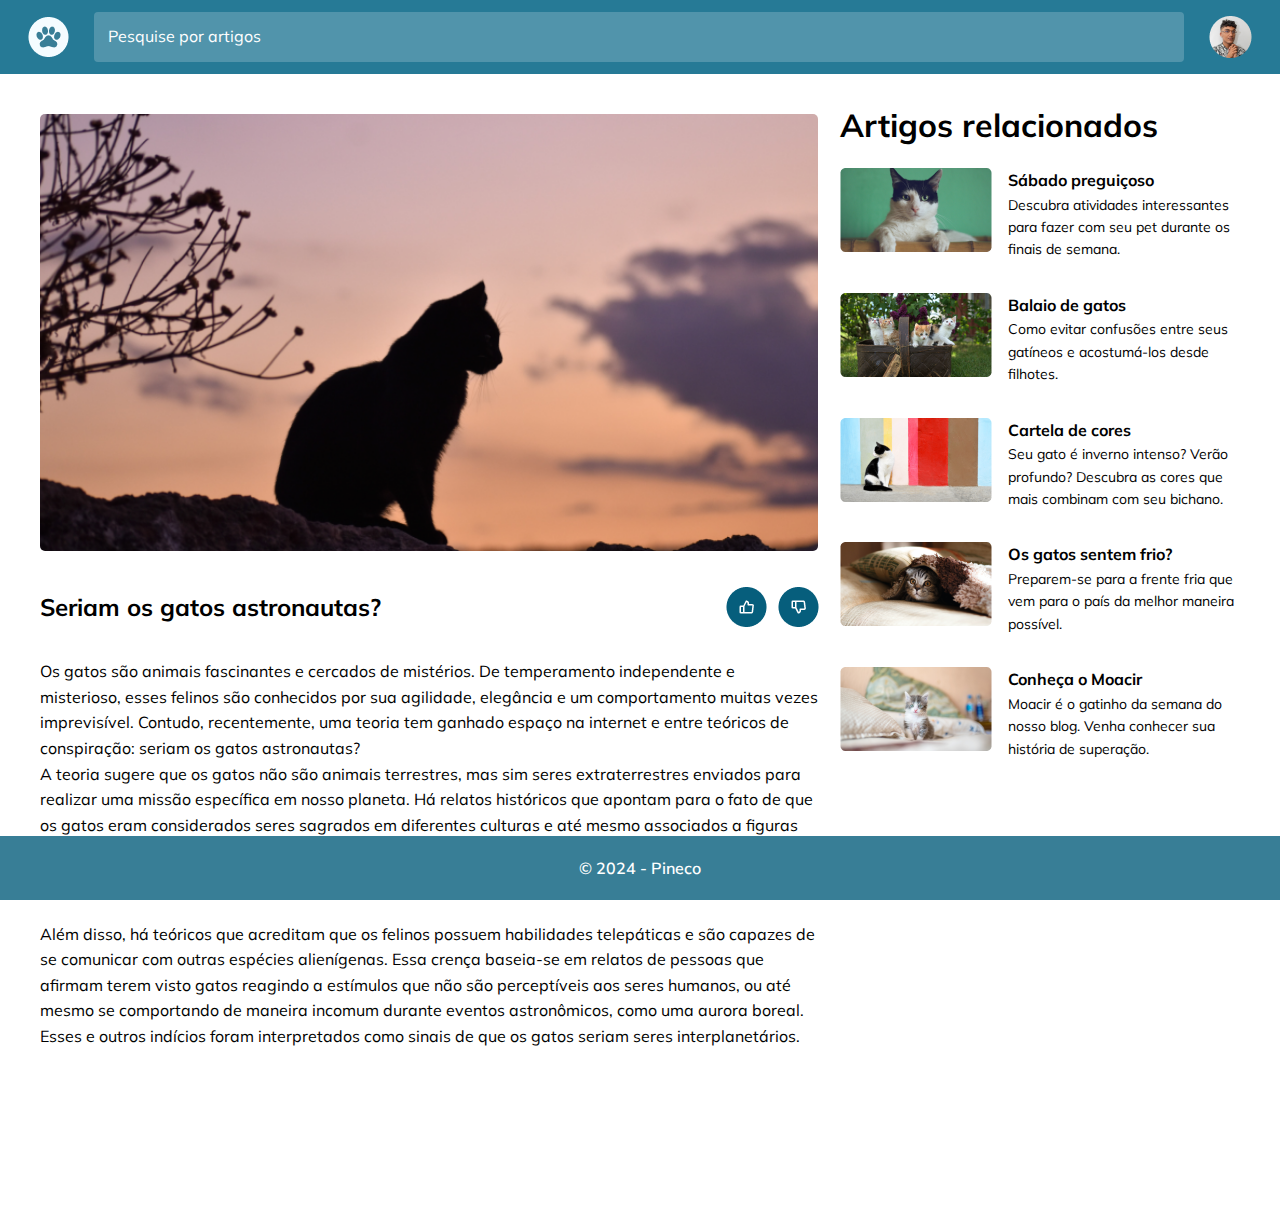
<file: index.html>
<!DOCTYPE html>
<html lang="pt-br">
<head>
    <meta charset="UTF-8">
    <meta name="viewport" content="width=device-width, initial-scale=1.0">

    <link rel="preconnect" href="https://fonts.gstatic.com" crossorigin>
    <link rel="preconnect" href="https://fonts.googleapis.com">

    <meta charset="UTF-8">
    <meta name="viewport" content="width=device-width, initial-scale=1.0">
    <title>Um Blog Sobre Gatos</title>

    <link rel="stylesheet" href="style.css">
    <link href="https://fonts.googleapis.com/css2?family=Mulish:ital,wght@0,200..1000;1,200..1000&display=swap" rel="stylesheet">
</head>
<body>
    <div id="app">
        <header>
            <div class="header-container">
                <img src="./assets/paw.png" class="logo" alt="logo de uma pata">
                <div class="input-wrapper">
                    <input type="text" placeholder="Pesquise por artigos">
                </div>
                <img src="./assets/jojo.png" class="user" alt="cara esquisito">
            </div>
        </header>
        <main>
            <div class="main-container">
                <img src="./assets/unsplash_H-XOmJhbM3s.png" class="main-image" alt="foto de gato olhando a paisaj">
                <div class="container">
                    <div class="buttons">
                        <h1>Seriam os gatos astronautas?</h1>
                        <img src="./assets/like.png" alt="">
                        <img src="./assets/dislike.png" alt="">
                    </div>
                    <p> 
                        Os gatos são animais fascinantes e cercados de mistérios. De temperamento independente e misterioso, esses felinos são conhecidos por sua agilidade, elegância e um comportamento muitas vezes imprevisível. Contudo, recentemente, uma teoria tem ganhado espaço na internet e entre teóricos de conspiração: seriam os gatos astronautas? <br>
                        A teoria sugere que os gatos não são animais terrestres, mas sim seres extraterrestres enviados para realizar uma missão específica em nosso planeta. Há relatos históricos que apontam para o fato de que os gatos eram considerados seres sagrados em diferentes culturas e até mesmo associados a figuras divinas. Isso poderia indicar que os gatos têm uma origem muito mais mística do que se pensava anteriormente. 
                    </p>
                    <p>
                        Além disso, há teóricos que acreditam que os felinos possuem habilidades telepáticas e são capazes de se comunicar com outras espécies alienígenas. Essa crença baseia-se em relatos de pessoas que afirmam terem visto gatos reagindo a estímulos que não são perceptíveis aos seres humanos, ou até mesmo se comportando de maneira incomum durante eventos astronômicos, como uma aurora boreal. Esses e outros indícios foram interpretados como sinais de que os gatos seriam seres interplanetários.
                    </p>
                </div>
            </div>
            <aside class="container">
                <h1 style="line-height: 70%;">Artigos relacionados</h1>
                <section class="gallery">

                    <a href="redirect.html">
                        <figure class="item">
                            <img src="./assets/gato1.png" alt="Foto de um bichano com as patas na mesa">
                    </a>
                            <figcaption class="details">
                                <h2>Sábado preguiçoso</h2>
                                <p>Descubra atividades interessantes para fazer com seu pet durante os finais de semana.</p>
                            </figcaption>
                        </figure>

                    <a href="redirect.html">
                        <figure class="item">
                            <img src="./assets/gato2.png" alt="Foto de um bichano com as patas na mesa">
                    </a>
                            <figcaption class="details">
                                <h2>Balaio de gatos</h2>
                                <p>Como evitar confusões entre seus gatíneos e acostumá-los desde filhotes.</p>
                            </figcaption>
                        </figure>

                    <a href="redirect.html">
                    <figure class="item">
                        <img src="./assets/gato3.png" alt="Foto de um bichano com as patas na mesa">
                    </a>
                        <figcaption class="details">
                            <h2>Cartela de cores</h2>
                            <p>Seu gato é inverno intenso? Verão profundo? Descubra as cores que mais combinam com seu bichano.</p>
                        </figcaption>
                    </figure>

                    <a href="redirect.html">
                        <figure class="item">
                            <img src="./assets/gato4.png" alt="Foto de um bichano com as patas na mesa">
                    </a>
                            <figcaption class="details">
                            <h2>Os gatos sentem frio?</h2>
                            <p>Preparem-se para a frente fria que vem para o país da melhor maneira possível.</p>
                        </figcaption>
                    </figure>

                    <a href="redirect.html">
                        <figure class="item">
                            <img src="./assets/gato5.png" alt="Foto de um bichano com as patas na mesa">
                    </a>
                        <figcaption class="details">
                            <h2>Conheça o Moacir</h2>
                            <p>Moacir é o gatinho da semana do nosso blog. Venha conhecer sua história de superação.</p>
                        </figcaption>
                    </figure>
                </section>
            </aside>
        </main>
        <footer>
            <div class="footer-container">
                <span>© 2024 - Pineco</span>
            </div>
        </footer>
    </div>
</body>
</html>
</file>
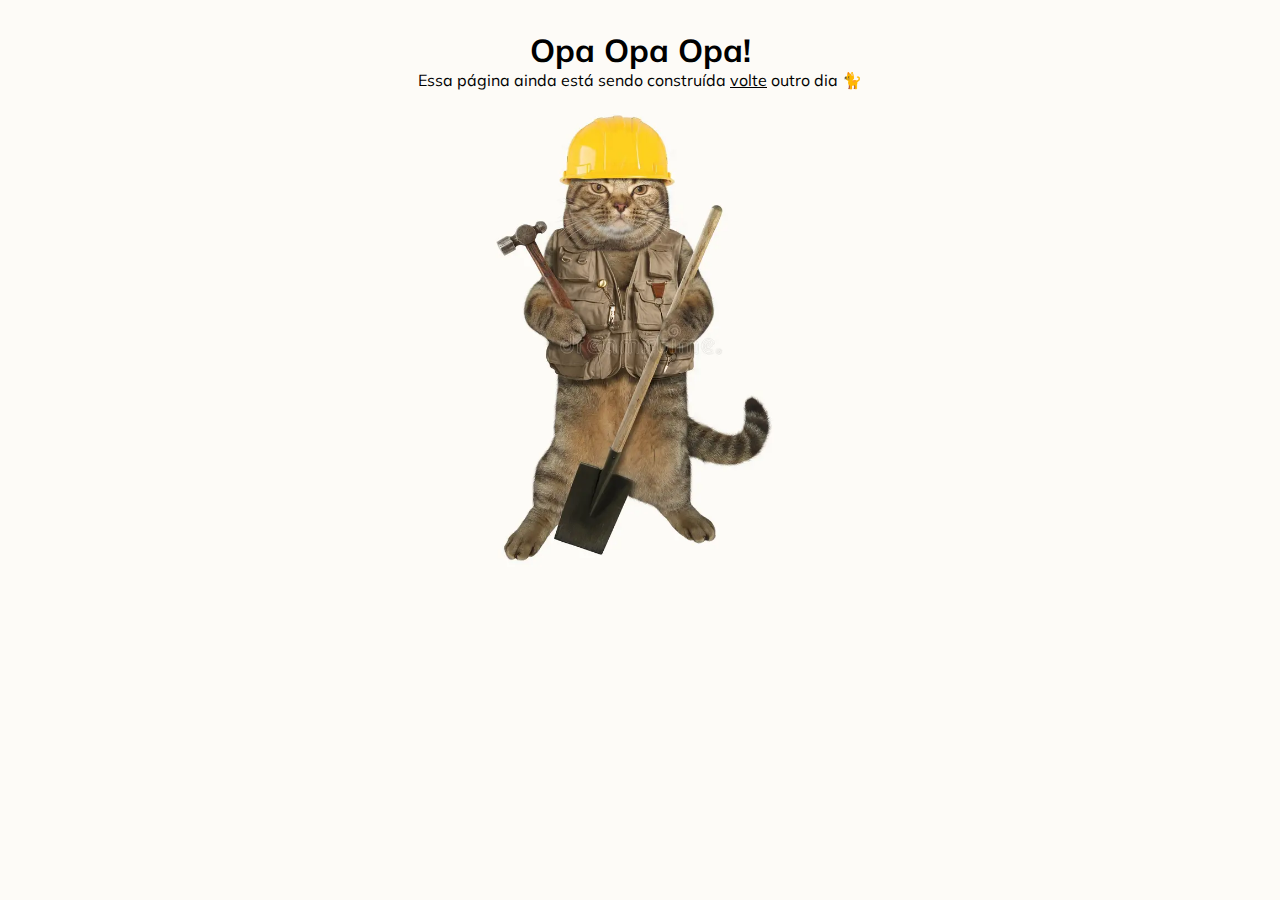
<file: redirect.html>
<!DOCTYPE html>
<html lang="pt-br">
<head>
    <meta charset="UTF-8">
    <meta name="viewport" content="width=device-width, initial-scale=1.0">
    <link rel="preconnect" href="https://fonts.gstatic.com" crossorigin>
    <link rel="preconnect" href="https://fonts.googleapis.com">
    <title>┐ ('~ `) ┌</title>
    <link rel="stylesheet" href="redirectstyle.css">
    <link href="https://fonts.googleapis.com/css2?family=Mulish:ital,wght@0,200..1000;1,200..1000&display=swap" rel="stylesheet">
</head>
<body>
    <div class="container">
        <h1>Opa Opa Opa!</h1>
        <p>Essa página ainda está sendo construída <a href="index.html">volte</a> outro dia 🐈</p>
        <img src="./assets/construcat.webp" alt="">
    </div>
</body>
</html>
</file>
<file: style.css>
* {
    padding: 0;
    margin: 0;
    box-sizing: border-box;
}

:root {
    font-size: 62.5%;
}

body{
    font-size: 1.6rem;
    font-family: 'Mulish', sans-serif;
}

#app {
    display: grid;
    position: relative;
    min-height: 100vh;
    grid-template-rows: 1fr 100% 1fr;
}


main {
    max-width: 43rem;
    margin-inline: auto;
    
}

header{
    background-color: #267a96;
}

header .header-container {
    display: flex;
    align-items: center;
    margin-inline: auto;
    gap: 2.5rem;
    padding: 1.2rem 2.8rem;
    max-width: 43rem;
    position: relative;
}

header .header-container .input-wrapper {
    width: 100%
}
header .header-container .input-wrapper input {
    color: white;

    font-family: Mulish;
    font-size: 1.6rem;
    font-style: normal;
    font-weight: 400;
    line-height: 160%;

    border: none;
    
    padding: 1.2rem 1.4rem;
    height: auto;
    border-radius: 4px;
    width: 100%
}

input {
    background: rgba(255, 255, 255, 0.20);
}

::-webkit-input-placeholder {
    color: #FFF;
    font-style: normal;
    line-height: 100%;
 }

 

.container {
    display: flex;
    flex-direction: column;
    margin-bottom: 3.2rem;
    padding: 0 2.2rem;
}

.container p {
    font-family: Mulish;
    font-size: 16px;
    font-style: normal;
    font-weight: 400;
    line-height: 160%;
}

.container p + p {
    margin-top: 3.2rem;
}


.main-container > img{
    width: 43rem;
    height: auto;
    margin-bottom: 3.2rem;
    aspect-ratio: 16/9;
    border-radius: 5px;
    object-fit: cover;
}

main .main-container .container .buttons h1{
    font-size: 24px;
    font-style: normal;
    font-weight: 700;
    line-height: 160%
}

main .main-container .container p {
    font-size: 16px;
    font-weight: 400;
    line-height: 160%;
}

.buttons{
    align-items: center;
    margin-bottom: 3.2rem;
}

figure {
    display: flex;
    gap: 1.6rem;
}

figure img{
    object-fit: contain;
}

figcaption.details h2 {
    font-size: 1.6rem;
    font-weight: 700;
    line-height: 160%
}

figcaption.details p{
    font-size: 1.4rem;
    font-weight: 400;
    line-height: 160%;
}

.item {
    margin-top: 3.2rem;
}

footer{
    display: flex;
    position: fixed;
    bottom: 0;

    height: 64px;
    width: 100%;
    padding: 16px;

    flex-direction: column;
    justify-content: center;
    align-items: center;

    background: #387E96;
}

.footer-container span {
    color: #FFF;
    text-align: center;
    font-weight: 600;
}

    /*ANIMAÇÕES E FIRULAGENS*/
.buttons img{
    transition-duration: 0.3s;
}

.buttons img:hover{
    transform: scale(1.1);
}

.item{
    transition-duration: 0.3s;
    transition-timing-function: ease-out;
}

.item:hover{
    transform: scale(1.1); 
}

.logo:hover{
    filter: brightness(110%);
}

.main-image{
    transition-duration: 250ms;
    transition-timing-function: ease-in-out;
}

.main-image:hover{
    transform: scale(1.05);
}

.user:hover{
    filter:contrast(110%) ;
}

header{
    --startY: -100%;
    animation: move .8s;
}
footer{
    --startY: 100%;
    animation: move .8s;
}
@keyframes move {
    0%{
        transform: translateY(var(--startY));
    }
    100%{
        transform: translateY(0%);
    }
}
/*FIRULAGENS ACIMA*/

@media (min-width: 1024px) {
    #app {
        height: auto;
    }
    /* display grid main*/
    main { 
        display: grid;
        height: auto;
        
        grid-template-areas: 
        "A B"
        "A B"
        "C C";
    }
    /*Display flex main*/
    header .header-container {
        max-width: 144rem;
    }

    section.gallery {
        width: 40rem;
    }


    main {
        display: flex;
        max-width: 144rem;
        height: 100%;
        margin: 0 auto;
    }

    main .main-container{
        padding-left: 2.2rem;
        grid-area: A;
        margin-inline: auto;
        margin-top: 4rem;
    }

    main .main-container > img {
        width: max(33rem, 100%);
    }

    main aside.container {
        grid-area: B;
        margin-inline: auto;
        margin-top: 4rem;
    }
    

    .main-container{
        width: max(0%, 80rem);
    }

    .main-container .container {
        padding: 0;
        margin-bottom: 3rem;
    }

    .buttons{
        display: flex;
        gap: 1.2rem;
        display: grid;
        grid-template-columns: auto 4rem 4rem;
        width: auto;
    }

    .buttons img {
       justify-content:end;
    }
}
</file>
<file: redirectstyle.css>
*{
    box-sizing: border-box;
    padding: 0;
    margin: 0;
}

:root{
    font-size: 62.5%;
}

body {
    background-color: #FDFBF7;
    font-family: 'Mulish', sans-serif;
    font-size: 1.6rem;
}

a{
    color: black;
}

.container {
    margin: 0 auto;
    align-items: center;
    display: flex;
    flex-direction: column;
    padding:3rem;
}

.container img {
    width: 35%;
    height: 35%;
}
</file>
